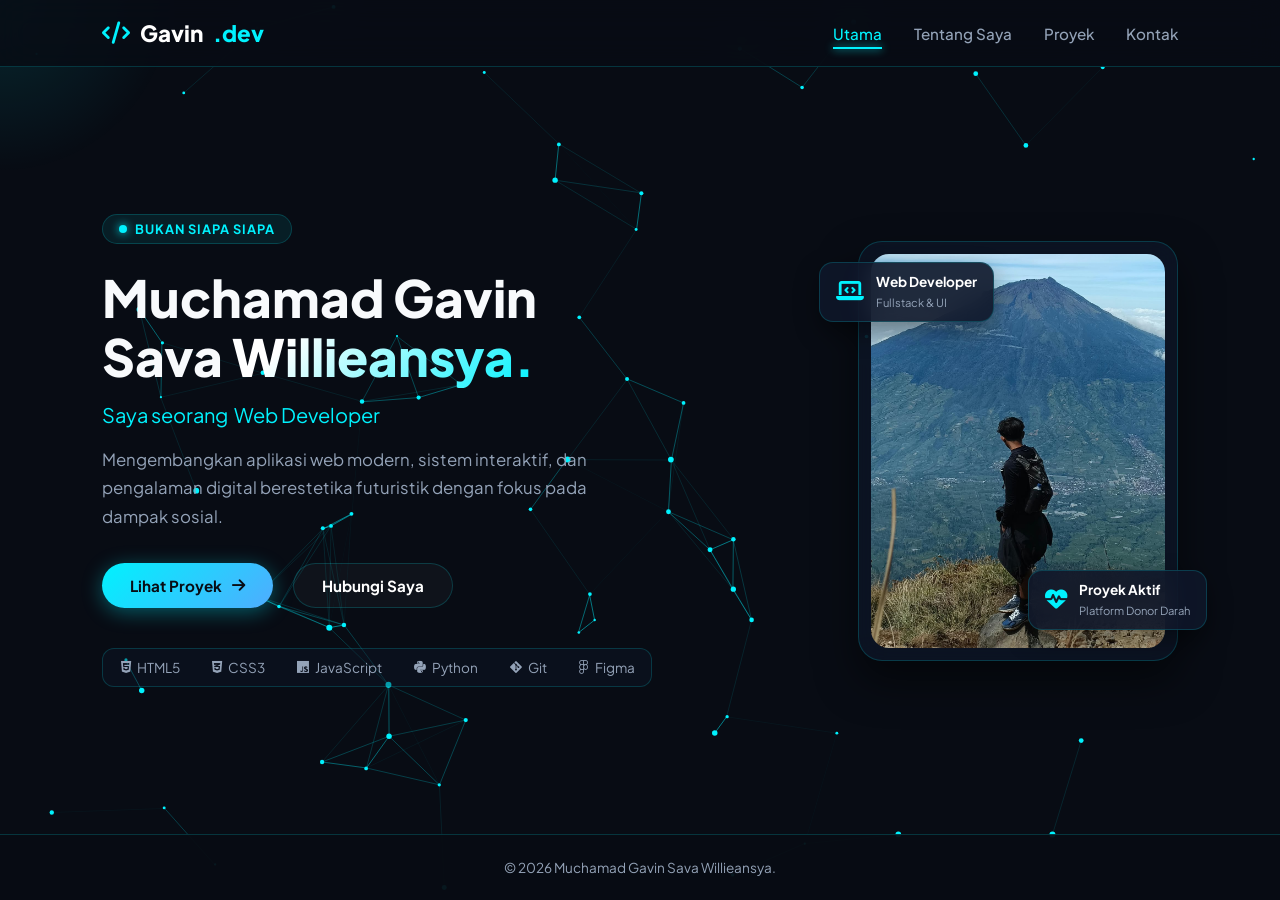
<file: index.html>
<!DOCTYPE html>
<html lang="id">
<head>
    <meta charset="UTF-8">
    <meta name="viewport" content="width=device-width, initial-scale=1.0">
    <title>Muchamad Gavin Sava Willieansya - Portofolio Futuristik</title>
    <link rel="stylesheet" href="style.css">
    <link rel="stylesheet" href="https://cdnjs.cloudflare.com/ajax/libs/font-awesome/6.4.0/css/all.min.css">
</head>
<body>
    <!-- Kursor Cahaya Custom -->
    <div class="cursor-glow" id="cursor-glow"></div>

    <!-- Canvas Partikel Interaktif -->
    <canvas id="bg-canvas"></canvas>

    <!-- Header Navigation -->
    <header>
        <div class="logo">
            <i class="fa-solid fa-code logo-icon"></i> Gavin<span>.dev</span>
        </div>
        <nav>
            <ul>
                <li><a href="index.html" class="active">Utama</a></li>
                <li><a href="about.html">Tentang Saya</a></li>
                <li><a href="projects.html">Proyek</a></li>
                <li><a href="contact.html">Kontak</a></li>
            </ul>
        </nav>
    </header>

    <main>
        <div class="hero-container">
            <!-- Sisi Kiri: Teks & Animasi Ketik -->
            <div class="hero-left">
                <div class="badge-status">
                    <span class="pulse-dot"></span> BUKAN SIAPA SIAPA
                </div>
                
                <h1 class="hero-title">
                    Muchamad Gavin Sava <span class="highlight-text">Willieansya.</span>
                </h1>
                
                <div class="typing-container">
                    <span>Saya seorang&nbsp;<span id="typing-text"></span>
                </div>

                <p class="hero-description">
                    Mengembangkan aplikasi web modern, sistem interaktif, dan pengalaman digital berestetika futuristik dengan fokus pada dampak sosial.
                </p>

                <div class="hero-cta">
                    <a href="projects.html" class="btn btn-primary">
                        <span>Lihat Proyek</span>
                        <i class="fa-solid fa-arrow-right"></i>
                    </a>
                    <a href="contact.html" class="btn btn-outline">
                        <span>Hubungi Saya</span>
                    </a>
                </div>

                <!-- Ticker Tech Stack Berjalan -->
                <div class="marquee-wrapper">
    <div class="marquee-content">
        <!-- Set Pertama -->
        <span><i class="fa-brands fa-html5"></i> HTML5</span>
        <span><i class="fa-brands fa-css3-alt"></i> CSS3</span>
        <span><i class="fa-brands fa-js"></i> JavaScript</span>
        <span><i class="fa-brands fa-python"></i> Python</span>
        <span><i class="fa-brands fa-git-alt"></i> Git</span>
        <span><i class="fa-brands fa-figma"></i> Figma</span>

        <!-- Set Kedua (Duplikat agar looping mulus) -->
        <span><i class="fa-brands fa-html5"></i> HTML5</span>
        <span><i class="fa-brands fa-css3-alt"></i> CSS3</span>
        <span><i class="fa-brands fa-js"></i> JavaScript</span>
        <span><i class="fa-brands fa-python"></i> Python</span>
        <span><i class="fa-brands fa-git-alt"></i> Git</span>
        <span><i class="fa-brands fa-figma"></i> Figma</span>
    </div>
</div>
                </div>
            </div>

            <!-- Sisi Kanan: Foto Profil 3D Tilt Interaktif dengan Floating Badge -->
            <div class="hero-right">
                <div class="tilt-card" id="tilt-card">
                    <div class="card-glow"></div>
                    <div class="image-wrapper">
                        <img src="aset/foto profil.jpeg" alt="Muchamad Gavin Sava Willieansya">
                    </div>
                    
                    <!-- Badge Melayang Interaktif -->
                    <div class="floating-badge badge-1">
                        <i class="fa-solid fa-laptop-code"></i>
                        <div>
                            <strong>Web Developer</strong>
                            <small>Fullstack & UI</small>
                        </div>
                    </div>

                    <div class="floating-badge badge-2">
                        <i class="fa-solid fa-heart-pulse"></i>
                        <div>
                            <strong>Proyek Aktif</strong>
                            <small>Platform Donor Darah</small>
                        </div>
                    </div>
                </div>
            </div>
        </div>
    </main>

    <footer>
        <p>&copy; 2026 Muchamad Gavin Sava Willieansya.
    </footer>

    <script src="script.js"></script>
</body>
</html>
</file>
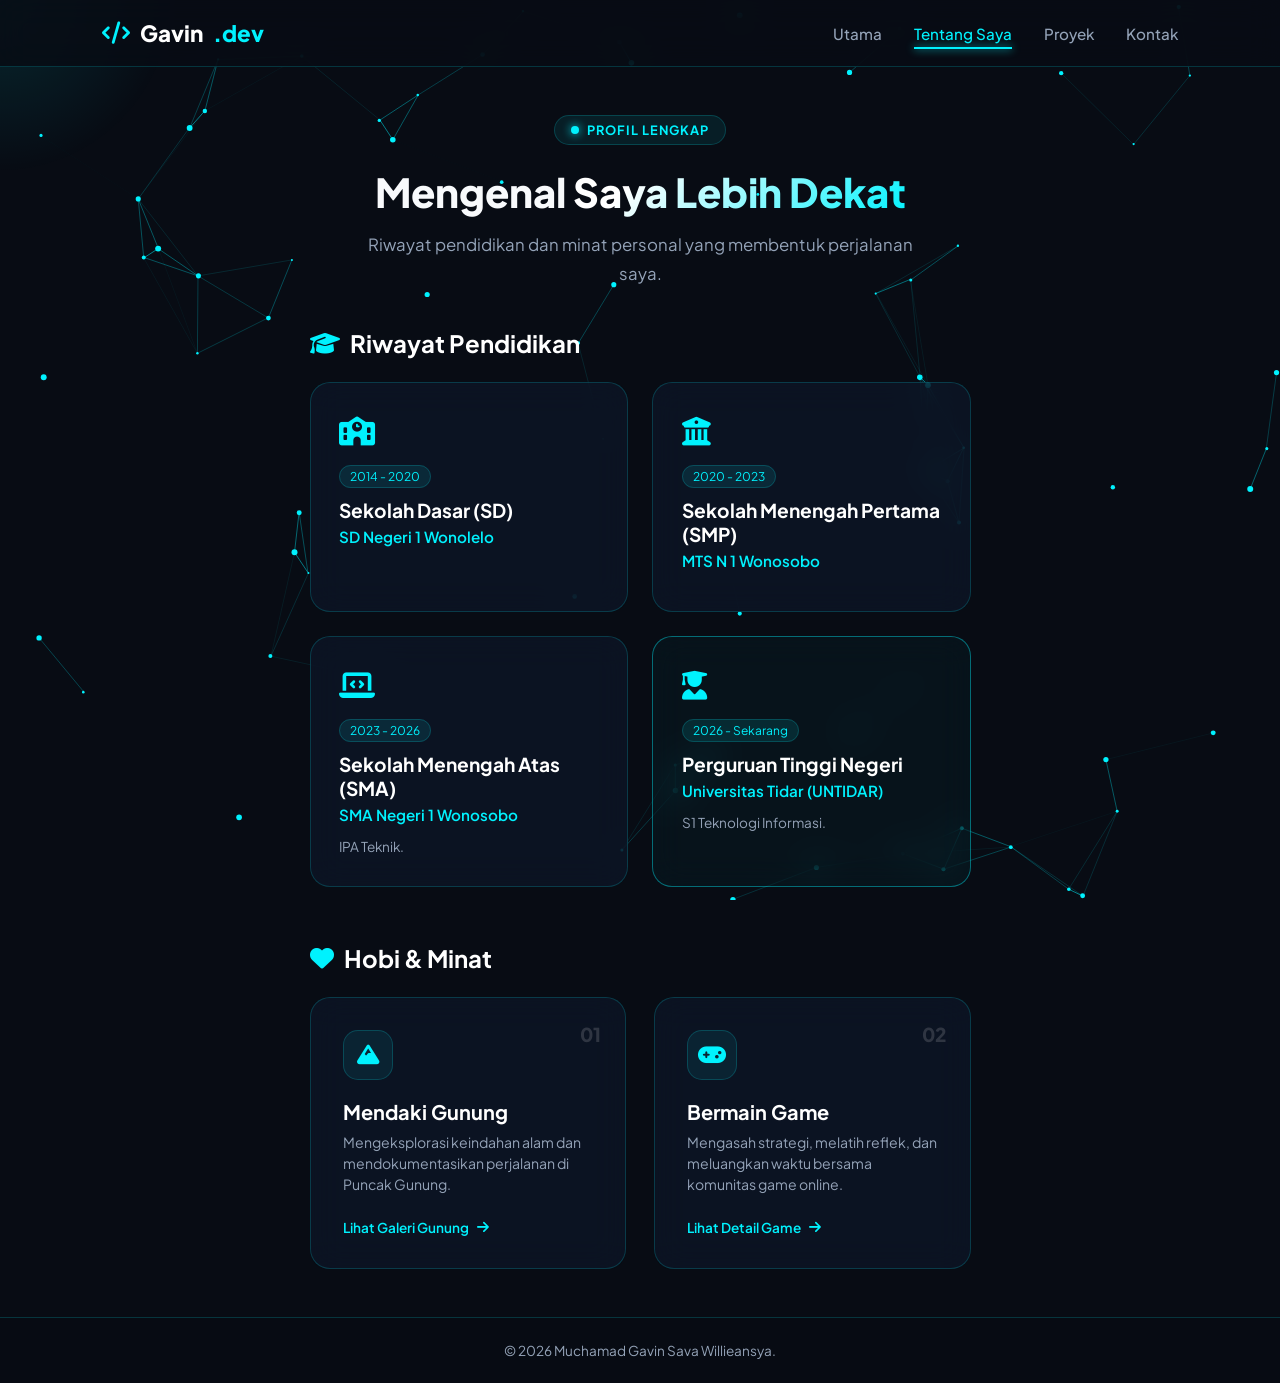
<file: about.html>
<!DOCTYPE html>
<html lang="id">
<head>
    <meta charset="UTF-8">
    <meta name="viewport" content="width=device-width, initial-scale=1.0">
    <title>Tentang Saya - Muchamad Gavin Sava Willieansya</title>
    <link rel="stylesheet" href="style.css">
    <link rel="stylesheet" href="https://cdnjs.cloudflare.com/ajax/libs/font-awesome/6.4.0/css/all.min.css">
</head>
<body>
    <div class="cursor-glow" id="cursor-glow"></div>
    <canvas id="bg-canvas"></canvas>

    <header>
        <div class="logo">
            <i class="fa-solid fa-code logo-icon"></i> Gavin<span>.dev</span>
        </div>
        <nav>
            <ul>
                <li><a href="index.html">Utama</a></li>
                <li><a href="about.html" class="active">Tentang Saya</a></li>
                <li><a href="projects.html">Proyek</a></li>
                <li><a href="contact.html">Kontak</a></li>
            </ul>
        </nav>
    </header>

    <main>
        <div class="about-section">
            <div class="section-header text-center">
                <span class="badge-status">
                    <span class="pulse-dot"></span> PROFIL LENGKAP
                </span>
                <h1 class="hero-title" style="font-size: 2.5rem;">
                    Mengenal <span class="highlight-text">Saya Lebih Dekat</span>
                </h1>
                <p class="hero-description" style="margin: 0 auto 2.5rem auto;">
                    Riwayat pendidikan dan minat personal yang membentuk perjalanan saya.
                </p>
            </div>

            <!-- SEKSI PENDIDIKAN -->
            <h2 class="section-subtitle"><i class="fa-solid fa-graduation-cap"></i> Riwayat Pendidikan</h2>
            <div class="education-grid">
                
                <div class="about-card">
                    <div class="card-icon"><i class="fa-solid fa-school"></i></div>
                    <span class="edu-year">2014 - 2020</span>
                    <h3>Sekolah Dasar (SD)</h3>
                    <p class="school-name">SD Negeri 1 Wonolelo</p>
                    <p class="edu-desc"></p>
                </div>

                <div class="about-card">
                    <div class="card-icon"><i class="fa-solid fa-building-columns"></i></div>
                    <span class="edu-year">2020 - 2023</span>
                    <h3>Sekolah Menengah Pertama (SMP)</h3>
                    <p class="school-name">MTS N 1 Wonosobo</p>
                    <p class="edu-desc"></p>
                </div>

                <div class="about-card">
                    <div class="card-icon"><i class="fa-solid fa-laptop-code"></i></div>
                    <span class="edu-year">2023 - 2026</span>
                    <h3>Sekolah Menengah Atas (SMA)</h3>
                    <p class="school-name">SMA Negeri 1 Wonosobo</p>
                    <p class="edu-desc">IPA Teknik.</p>
                </div>

                <div class="about-card highlight-card">
                    <div class="card-icon"><i class="fa-solid fa-user-graduate"></i></div>
                    <span class="edu-year">2026 - Sekarang</span>
                    <h3>Perguruan Tinggi Negeri</h3>
                    <p class="school-name">Universitas Tidar (UNTIDAR)</p>
                    <p class="edu-desc">S1 Teknologi Informasi.</p>
                </div>

            </div>

            <!-- SEKSI HOBI & MINAT -->
            <h2 class="section-subtitle" style="margin-top: 3.5rem;"><i class="fa-solid fa-heart"></i> Hobi & Minat</h2>
            <div class="hobby-grid">

                <a href="hobby-mendaki.html" class="hobby-card">
                    <div class="hobby-badge">01</div>
                    <div class="hobby-icon-wrapper">
                        <i class="fa-solid fa-mountain"></i>
                    </div>
                    <h3>Mendaki Gunung</h3>
                    <p>Mengeksplorasi keindahan alam dan mendokumentasikan perjalanan di Puncak Gunung.</p>
                    <div class="hobby-link">
                        <span>Lihat Galeri Gunung</span>
                        <i class="fa-solid fa-arrow-right"></i>
                    </div>
                </a>

                <a href="hobby-game.html" class="hobby-card">
                    <div class="hobby-badge">02</div>
                    <div class="hobby-icon-wrapper">
                        <i class="fa-solid fa-gamepad"></i>
                    </div>
                    <h3>Bermain Game</h3>
                    <p>Mengasah strategi, melatih reflek, dan meluangkan waktu bersama komunitas game online.</p>
                    <div class="hobby-link">
                        <span>Lihat Detail Game</span>
                        <i class="fa-solid fa-arrow-right"></i>
                    </div>
                </a>

            </div>
        </div>
    </main>

    <footer>
        <p>&copy; 2026 Muchamad Gavin Sava Willieansya.
    </footer>

    <script src="script.js"></script>
</body>
</html>
</file>
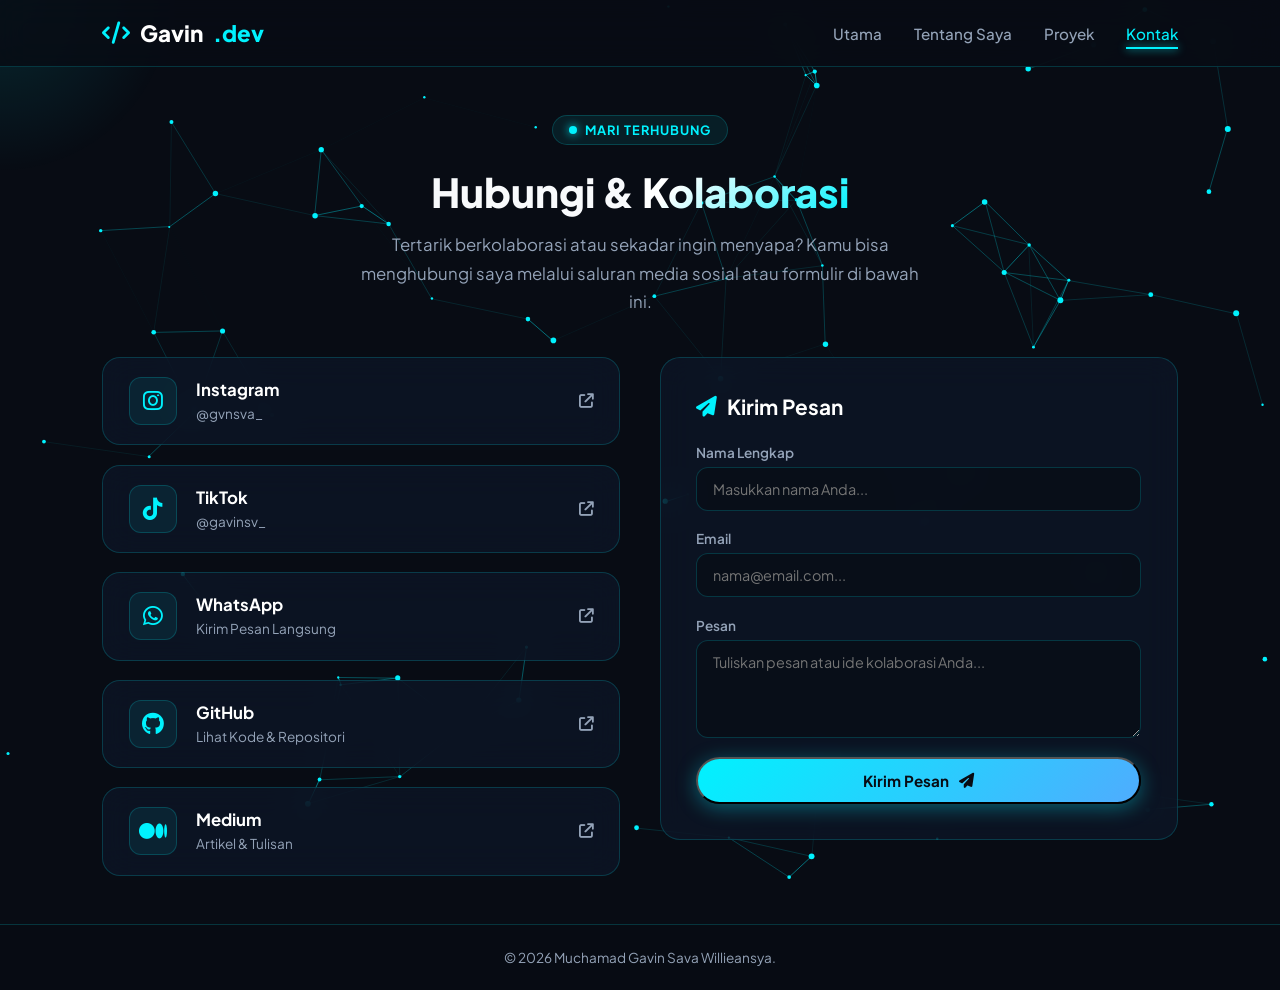
<file: contact.html>
<!DOCTYPE html>
<html lang="id">
<head>
    <meta charset="UTF-8">
    <meta name="viewport" content="width=device-width, initial-scale=1.0">
    <title>Kontak - Muchamad Gavin Sava Willieansya</title>
    <link rel="stylesheet" href="style.css">
    <link rel="stylesheet" href="https://cdnjs.cloudflare.com/ajax/libs/font-awesome/6.4.0/css/all.min.css">
</head>
<body>
    <!-- Kursor Cahaya Custom -->
    <div class="cursor-glow" id="cursor-glow"></div>

    <!-- Canvas Partikel Interaktif -->
    <canvas id="bg-canvas"></canvas>

    <!-- Header Navigation -->
    <header>
        <div class="logo">
            <i class="fa-solid fa-code logo-icon"></i> Gavin<span>.dev</span>
        </div>
        <nav>
            <ul>
                <li><a href="index.html">Utama</a></li>
                <li><a href="about.html">Tentang Saya</a></li>
                <li><a href="projects.html">Proyek</a></li>
                <li><a href="contact.html" class="active">Kontak</a></li>
            </ul>
        </nav>
    </header>

    <main>
        <div class="contact-section">
            <div class="section-header text-center">
                <span class="badge-status">
                    <span class="pulse-dot"></span> MARI TERHUBUNG
                </span>
                <h1 class="hero-title" style="font-size: 2.5rem;">
                    Hubungi & <span class="highlight-text">Kolaborasi</span>
                </h1>
                <p class="hero-description" style="margin: 0 auto 2.5rem auto;">
                    Tertarik berkolaborasi atau sekadar ingin menyapa? Kamu bisa menghubungi saya melalui saluran media sosial atau formulir di bawah ini.
                </p>
            </div>

            <div class="contact-container">
                <!-- Sisi Kiri: Kartu Media Sosial Interaktif -->
                <div class="contact-social-grid">
                    
                    <a href="https://www.instagram.com/gvnsva_?stkn=MXh3YzB4dDFtM3gyOQ==" target="_blank" class="social-glow-card instagram">
                        <div class="social-icon">
                            <i class="fa-brands fa-instagram"></i>
                        </div>
                        <div class="social-info">
                            <h3>Instagram</h3>
                            <span>@gvnsva_</span>
                        </div>
                        <i class="fa-solid fa-arrow-up-right-from-square arrow-icon"></i>
                    </a>

                    <a href="https://www.tiktok.com/@gavinsv_?_r=1&_t=ZS-9AJ7Rdr6B1N" target="_blank" class="social-glow-card tiktok">
                        <div class="social-icon">
                            <i class="fa-brands fa-tiktok"></i>
                        </div>
                        <div class="social-info">
                            <h3>TikTok</h3>
                            <span>@gavinsv_</span>
                        </div>
                        <i class="fa-solid fa-arrow-up-right-from-square arrow-icon"></i>
                    </a>

                    <a href="https://wa.me/6285227725735?s=t" target="_blank" class="social-glow-card whatsapp">
                        <div class="social-icon">
                            <i class="fa-brands fa-whatsapp"></i>
                        </div>
                        <div class="social-info">
                            <h3>WhatsApp</h3>
                            <span>Kirim Pesan Langsung</span>
                        </div>
                        <i class="fa-solid fa-arrow-up-right-from-square arrow-icon"></i>
                    </a>

                    <a href="https://github.com/savagavin-cpu" target="_blank" class="social-glow-card github">
                        <div class="social-icon">
                            <i class="fa-brands fa-github"></i>
                        </div>
                        <div class="social-info">
                            <h3>GitHub</h3>
                            <span>Lihat Kode & Repositori</span>
                        </div>
                        <i class="fa-solid fa-arrow-up-right-from-square arrow-icon"></i>
                    </a>

                    <a href="https://medium.com/@savagavin" target="_blank" class="social-glow-card medium">
                        <div class="social-icon">
                            <i class="fa-brands fa-medium"></i>
                        </div>
                        <div class="social-info">
                            <h3>Medium</h3>
                            <span>Artikel & Tulisan</span>
                        </div>
                        <i class="fa-solid fa-arrow-up-right-from-square arrow-icon"></i>
                    </a>

                </div>

                <!-- Sisi Kanan: Formulir Kirim Pesan Interaktif -->
                <div class="glass-card contact-form-card">
                    <h3 class="form-title"><i class="fa-solid fa-paper-plane"></i> Kirim Pesan</h3>
                    <form onsubmit="event.preventDefault(); alert('Pesan Anda berhasil terkirim!');">
                        <div class="form-group">
                            <label>Nama Lengkap</label>
                            <input type="text" placeholder="Masukkan nama Anda..." required>
                        </div>
                        <div class="form-group">
                            <label>Email</label>
                            <input type="email" placeholder="nama@email.com..." required>
                        </div>
                        <div class="form-group">
                            <label>Pesan</label>
                            <textarea rows="4" placeholder="Tuliskan pesan atau ide kolaborasi Anda..." required></textarea>
                        </div>
                        <button type="submit" class="btn btn-primary" style="width: 100%; justify-content: center;">
                            <span>Kirim Pesan</span>
                            <i class="fa-solid fa-paper-plane"></i>
                        </button>
                    </form>
                </div>
            </div>
        </div>
    </main>

    <footer>
        <p>&copy; 2026 Muchamad Gavin Sava Willieansya.
    </footer>

    <script src="script.js"></script>
</body>
</html>
</file>
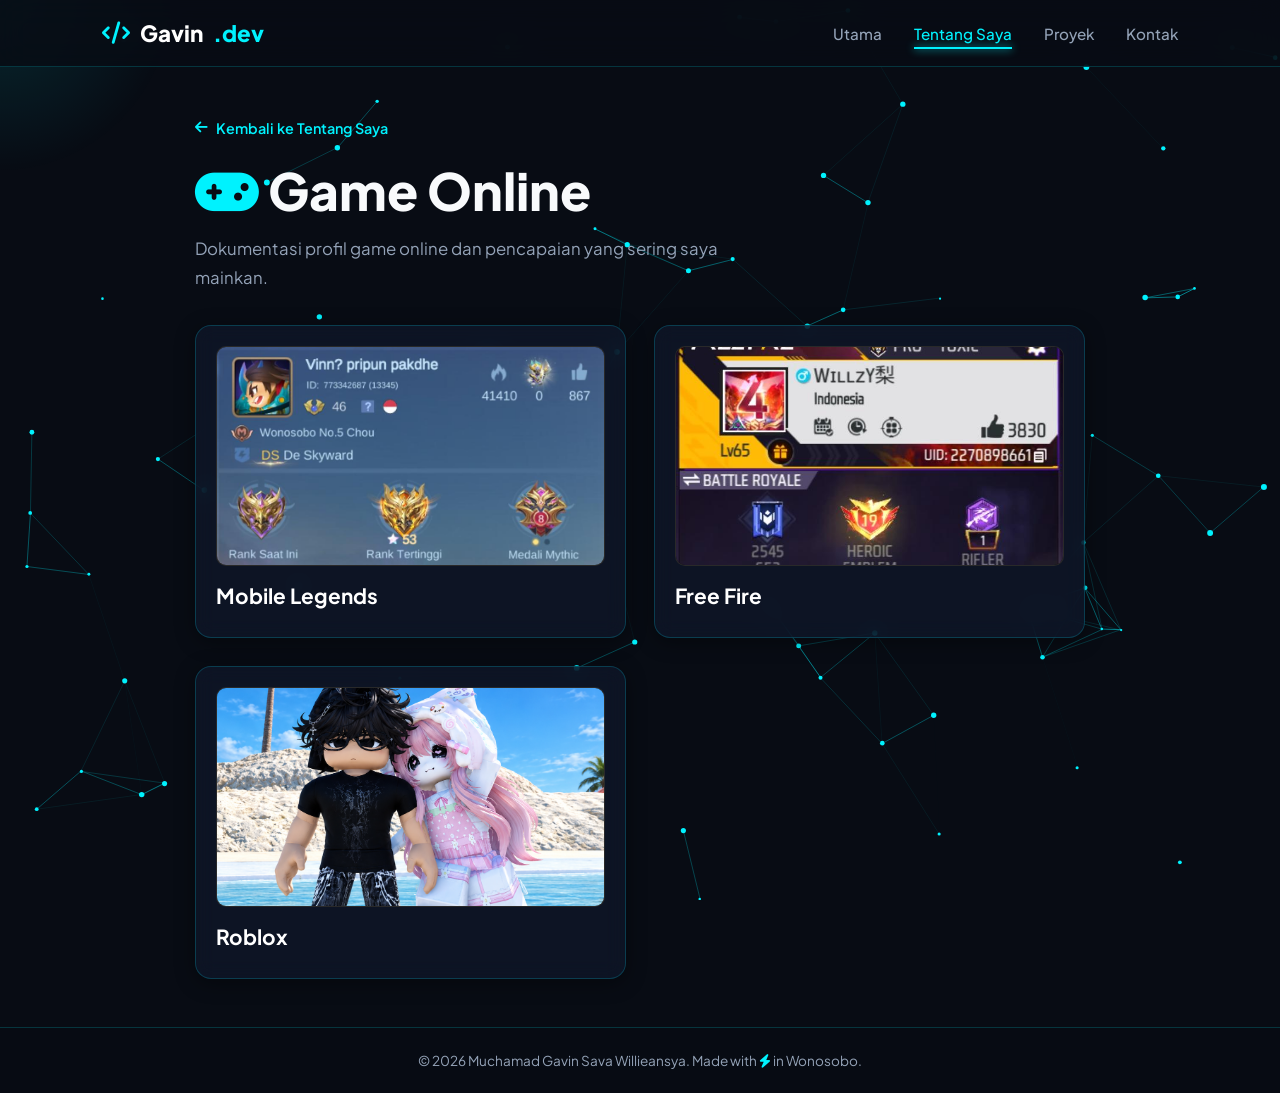
<file: hobby-game.html>
<!DOCTYPE html>
<html lang="id">
<head>
    <meta charset="UTF-8">
    <meta name="viewport" content="width=device-width, initial-scale=1.0">
    <title>Hobi: Game Online - Gavin</title>
    <link rel="stylesheet" href="style.css">
    <link rel="stylesheet" href="https://cdnjs.cloudflare.com/ajax/libs/font-awesome/6.4.0/css/all.min.css">
</head>
<body>
    <div class="cursor-glow" id="cursor-glow"></div>
    <canvas id="bg-canvas"></canvas>

    <header>
        <div class="logo">
            <i class="fa-solid fa-code logo-icon"></i> Gavin<span>.dev</span>
        </div>
        <nav>
            <ul>
                <li><a href="index.html">Utama</a></li>
                <li><a href="about.html" class="active">Tentang Saya</a></li>
                <li><a href="projects.html">Proyek</a></li>
                <li><a href="contact.html">Kontak</a></li>
            </ul>
        </nav>
    </header>

    <main>
        <div class="about-section">
            <a href="about.html" class="btn-back">
                <i class="fa-solid fa-arrow-left"></i> Kembali ke Tentang Saya
            </a>
            
            <div class="section-header" style="margin-top: 1.5rem;">
                <h1 class="hero-title">
                    <i class="fa-solid fa-gamepad" style="color: var(--accent-cyan);"></i> Game Online
                </h1>
                <p class="hero-description">
                    Dokumentasi profil game online dan pencapaian yang sering saya mainkan.
                </p>
            </div>

            <!-- Grid Kartu Game -->
            <!-- Grid Khusus Game -->
<div class="game-grid">
    
    <!-- Kartu 1: Mobile Legends -->
    <div class="game-card">
        <img src="aset/ml.jpeg" alt="Mobile Legends" class="detail-img">
        <h3>Mobile Legends</h3>
        <p></p>
    </div>

    <!-- Kartu 2: Free Fire -->
    <div class="game-card">
        <img src="aset/epepp.jpeg" alt="Free Fire" class="detail-img">
        <h3>Free Fire</h3>
        <p></p>
    </div>

    <!-- Kartu 3: Roblox -->
    <div class="game-card">
        <img src="aset/roblox.png" alt="Roblox" class="detail-img">
        <h3>Roblox</h3>
        <p></p>
    </div>

</div>
        </div>
    </main>

    <footer>
        <p>&copy; 2026 Muchamad Gavin Sava Willieansya. Made with <i class="fa-solid fa-bolt" style="color:var(--accent-cyan)"></i> in Wonosobo.</p>
    </footer>

    <script src="script.js"></script>
</body>
</html>
</file>
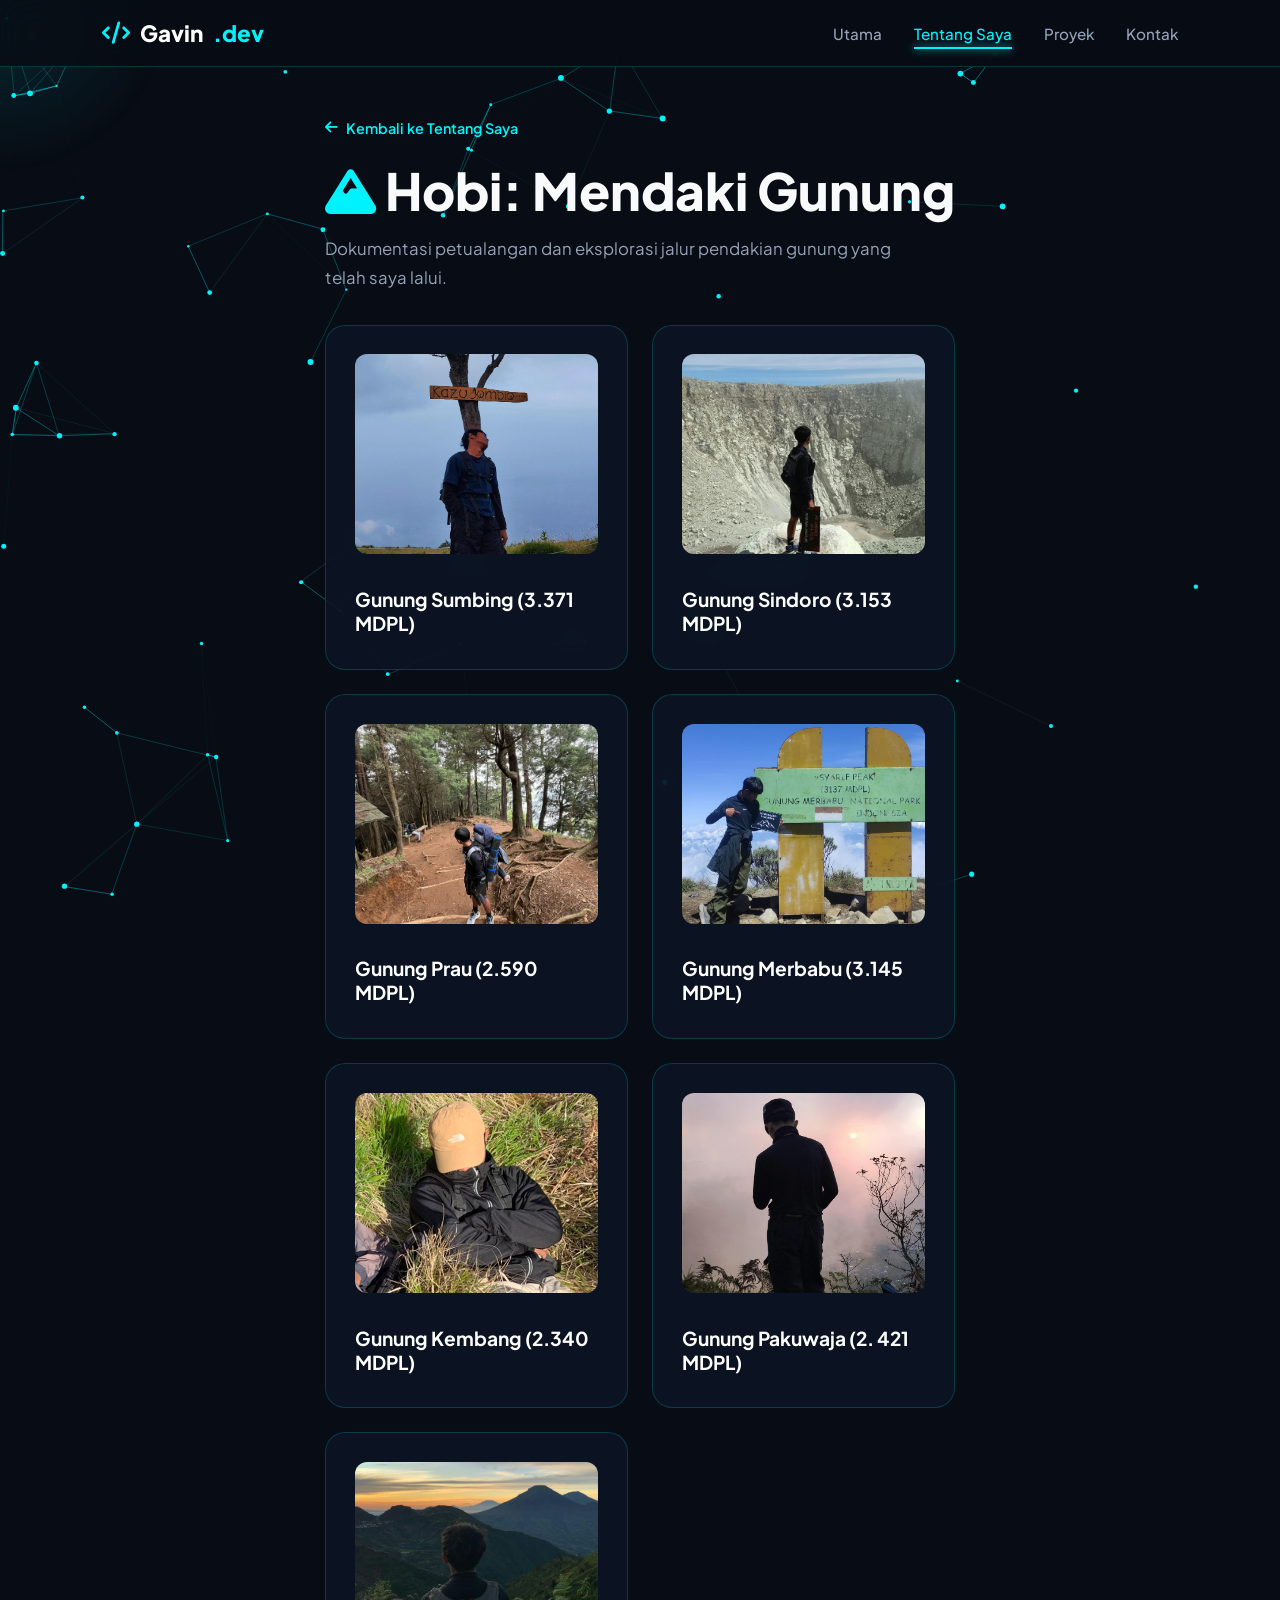
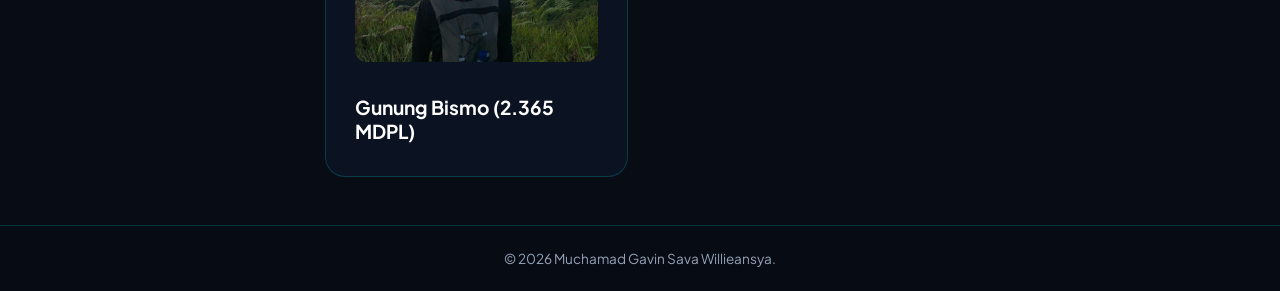
<file: hobby-mendaki.html>
<!DOCTYPE html>
<html lang="id">
<head>
    <meta charset="UTF-8">
    <meta name="viewport" content="width=device-width, initial-scale=1.0">
    <title>Hobi: Mendaki Gunung - Gavin</title>
    <link rel="stylesheet" href="style.css">
    <link rel="stylesheet" href="https://cdnjs.cloudflare.com/ajax/libs/font-awesome/6.4.0/css/all.min.css">
</head>
<body>
    <div class="cursor-glow" id="cursor-glow"></div>
    <canvas id="bg-canvas"></canvas>

    <header>
        <div class="logo"><i class="fa-solid fa-code logo-icon"></i> Gavin<span>.dev</span></div>
        <nav>
            <ul>
                <li><a href="index.html">Utama</a></li>
                <li><a href="about.html" class="active">Tentang Saya</a></li>
                <li><a href="projects.html">Proyek</a></li>
                <li><a href="contact.html">Kontak</a></li>
            </ul>
        </nav>
    </header>

    <main>
        <div class="about-section">
            <a href="about.html" class="btn-back"><i class="fa-solid fa-arrow-left"></i> Kembali ke Tentang Saya</a>
            
            <div class="section-header" style="margin-top: 1.5rem;">
                <h1 class="hero-title"><i class="fa-solid fa-mountain" style="color: var(--accent-cyan);"></i> Hobi: Mendaki Gunung</h1>
                <p class="hero-description">Dokumentasi petualangan dan eksplorasi jalur pendakian gunung yang telah saya lalui.</p>
            </div>

            <!-- Slide / Grid Foto Gunung -->
            <!-- Slide / Grid Foto Gunung (7 Slide) -->
            <div class="hobby-detail-grid">
                
                <!-- Slide 1 -->
                <div class="about-card detail-photo-card">
                    <img src="aset/sumbing.jpeg" alt="Gunung Sumbing" class="detail-img">
                    <h3>Gunung Sumbing (3.371 MDPL)</h3>
                    <p></p>
                </div>

                <!-- Slide 2 -->
                <div class="about-card detail-photo-card">
                    <img src="aset/sindoro.jpeg" alt="Gunung Sindoro" class="detail-img">
                    <h3>Gunung Sindoro (3.153 MDPL)</h3>
                    <p></p>
                </div>

                <!-- Slide 3 -->
                <div class="about-card detail-photo-card">
                    <img src="aset/prau.jpeg" alt="Gunung Prau" class="detail-img">
                    <h3>Gunung Prau (2.590 MDPL)</h3>
                    <p></p>
                </div>

                <!-- Slide 4 -->
                <div class="about-card detail-photo-card">
                    <img src="aset/merbabu.jpeg" alt="Gunung Merbabu" class="detail-img">
                    <h3>Gunung Merbabu (3.145 MDPL)</h3>
                    <p></p>
                </div>

                <!-- Slide 5 -->
                <div class="about-card detail-photo-card">
                    <img src="aset/kembang.jpeg" alt="Gunung Slamet" class="detail-img">
                    <h3>Gunung Kembang (2.340 MDPL)</h3>
                    <p></p>
                </div>

                <!-- Slide 6 -->
                <div class="about-card detail-photo-card">
                    <img src="aset/pakuwaja.jpeg" alt="Gunung Lawu" class="detail-img">
                    <h3>Gunung Pakuwaja (2. 421 MDPL)</h3>
                    <p></p>
                </div>

                <!-- Slide 7 -->
                <div class="about-card detail-photo-card">
                    <img src="aset/bismo.jpeg" alt="Gunung Kembang" class="detail-img">
                    <h3>Gunung Bismo (2.365 MDPL)</h3>
                    <p></p>
                </div>

            </div>
        </div>
    </main>

    <footer>
        <p>&copy; 2026 Muchamad Gavin Sava Willieansya.
    </footer>
    <script src="script.js"></script>
</body>
</html>
</file>
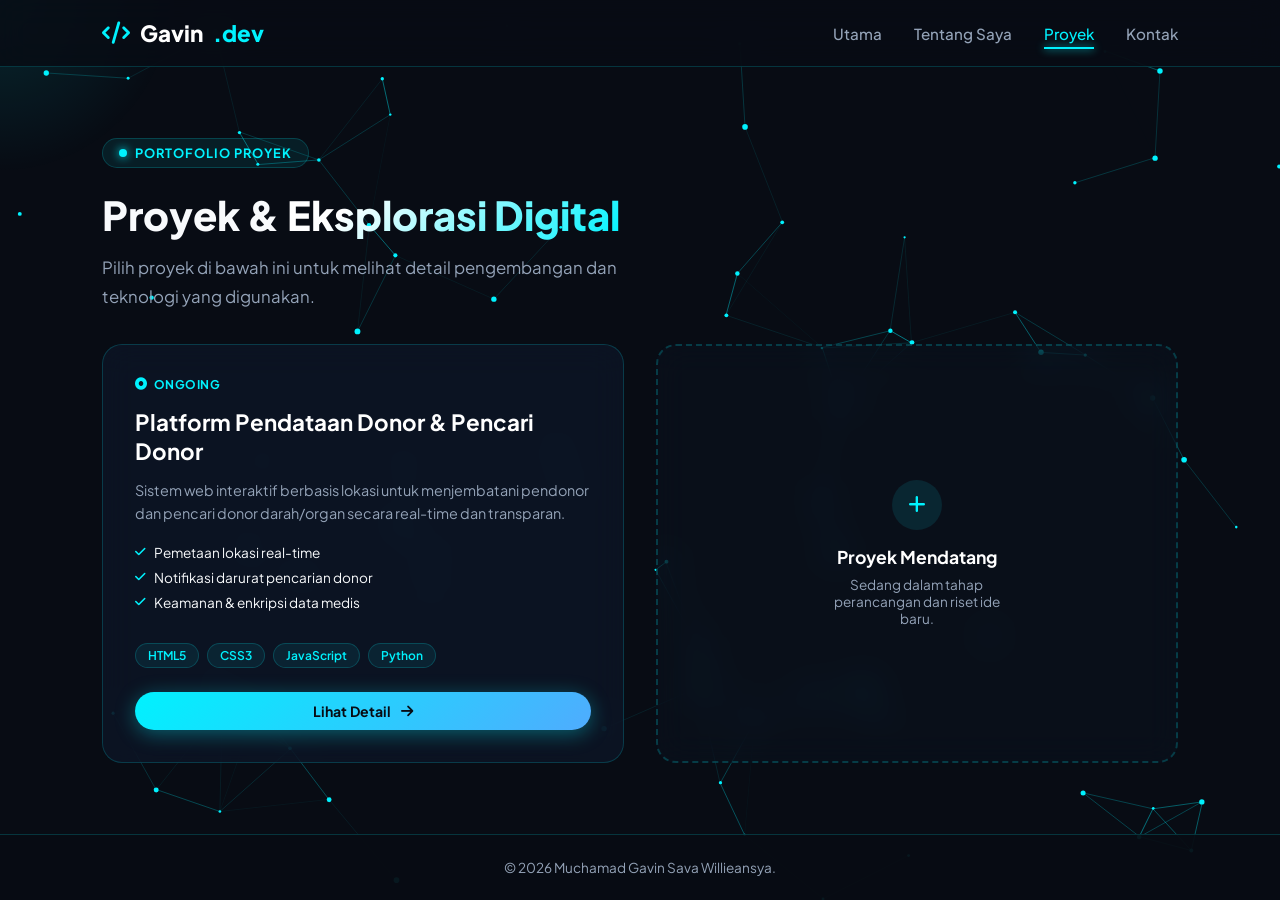
<file: projects.html>
<!DOCTYPE html>
<html lang="id">
<head>
    <meta charset="UTF-8">
    <meta name="viewport" content="width=device-width, initial-scale=1.0">
    <title>Proyek - Muchamad Gavin Sava Willieansya</title>
    <link rel="stylesheet" href="style.css">
    <link rel="stylesheet" href="https://cdnjs.cloudflare.com/ajax/libs/font-awesome/6.4.0/css/all.min.css">
</head>
<body>
    <!-- Kursor Cahaya Custom -->
    <div class="cursor-glow" id="cursor-glow"></div>

    <!-- Canvas Partikel Interaktif -->
    <canvas id="bg-canvas"></canvas>

    <!-- Header Navigation -->
    <header>
        <div class="logo">
            <i class="fa-solid fa-code logo-icon"></i> Gavin<span>.dev</span>
        </div>
        <nav>
            <ul>
                <li><a href="index.html">Utama</a></li>
                <li><a href="about.html">Tentang Saya</a></li>
                <li><a href="projects.html" class="active">Proyek</a></li>
                <li><a href="contact.html">Kontak</a></li>
            </ul>
        </nav>
    </header>

    <main>
        <div class="projects-section">
            <div class="section-header">
                <span class="badge-status">
                    <span class="pulse-dot"></span> PORTOFOLIO PROYEK
                </span>
                <h1 class="hero-title" style="font-size: 2.5rem;">
                    Proyek & <span class="highlight-text">Eksplorasi Digital</span>
                </h1>
                <p class="hero-description" style="margin-bottom: 2rem;">
                    Pilih proyek di bawah ini untuk melihat detail pengembangan dan teknologi yang digunakan.
                </p>
            </div>

            <!-- Grid Wadah Kartu Proyek -->
            <div class="projects-grid">
                
                <!-- KARTU PROYEK 1: Platform Donor -->
                <div class="project-card">
                    <div class="card-status-badge">
                        <i class="fa-solid fa-circle-dot"></i> ONGOING
                    </div>
                    
                    <h2 class="project-title">Platform Pendataan Donor & Pencari Donor</h2>
                    
                    <p class="project-excerpt">
                        Sistem web interaktif berbasis lokasi untuk menjembatani pendonor dan pencari donor darah/organ secara real-time dan transparan.
                    </p>

                    <ul class="project-key-features">
                        <li><i class="fa-solid fa-check"></i> Pemetaan lokasi real-time</li>
                        <li><i class="fa-solid fa-check"></i> Notifikasi darurat pencarian donor</li>
                        <li><i class="fa-solid fa-check"></i> Keamanan & enkripsi data medis</li>
                    </ul>

                    <div class="project-tags">
                        <span class="tech-tag">HTML5</span>
                        <span class="tech-tag">CSS3</span>
                        <span class="tech-tag">JavaScript</span>
                        <span class="tech-tag">Python</span>
                    </div>

                    <a href="#" class="btn btn-primary btn-card" onclick="alert('Platform dalam tahap pengembangan!')">
                        <span>Lihat Detail</span>
                        <i class="fa-solid fa-arrow-right"></i>
                    </a>
                </div>

                <!-- KARTU PROYEK 2: Placeholder Proyek Mendatang (Bisa ditambah lagi) -->
                <div class="project-card placeholder-card">
                    <div class="placeholder-icon">
                        <i class="fa-solid fa-plus"></i>
                    </div>
                    <h3>Proyek Mendatang</h3>
                    <p>Sedang dalam tahap perancangan dan riset ide baru.</p>
                </div>

            </div>
        </div>
    </main>

    <footer>
        <p>&copy; 2026 Muchamad Gavin Sava Willieansya.
    </footer>

    <script src="script.js"></script>
</body>
</html>
</file>
<file: style.css>
@import url('https://fonts.googleapis.com/css2?family=Plus+Jakarta+Sans:wght@400;500;700;800&family=Fira+Code:wght@400;600&display=swap');

* {
    margin: 0;
    padding: 0;
    box-sizing: border-box;
    font-family: 'Plus Jakarta Sans', sans-serif;
}

:root {
    --bg-color: #080c14;
    --card-bg: rgba(15, 23, 42, 0.65);
    --border-color: rgba(0, 242, 254, 0.18);
    --accent-cyan: #00f2fe;
    --accent-blue: #4facfe;
    --text-primary: #f8fafc;
    --text-secondary: #94a3b8;
}

body {
    background-color: var(--bg-color);
    color: var(--text-primary);
    min-height: 100vh;
    display: flex;
    flex-direction: column;
    overflow-x: hidden;
    position: relative;
}

/* Custom Kursor Cahaya */
.cursor-glow {
    position: fixed;
    width: 350px;
    height: 350px;
    background: radial-gradient(circle, rgba(0, 242, 254, 0.12) 0%, rgba(0,0,0,0) 70%);
    border-radius: 50%;
    pointer-events: none;
    transform: translate(-50%, -50%);
    z-index: 1;
    transition: transform 0.05s ease;
}

/* Canvas Latar Belakang Partikel */
#bg-canvas {
    position: fixed;
    top: 0;
    left: 0;
    width: 100%;
    height: 100%;
    z-index: 0;
    pointer-events: none;
}

/* Header Navbar */
header {
    display: flex;
    justify-content: space-between;
    align-items: center;
    padding: 1.2rem 8%;
    background: rgba(8, 12, 20, 0.85);
    backdrop-filter: blur(16px);
    border-bottom: 1px solid var(--border-color);
    position: sticky;
    top: 0;
    z-index: 100;
}

.logo {
    font-size: 1.4rem;
    font-weight: 800;
    color: #fff;
    display: flex;
    align-items: center;
    gap: 10px;
}

.logo span {
    color: var(--accent-cyan);
}

.logo-icon {
    color: var(--accent-cyan);
    animation: rotateLogo 8s linear infinite;
}

@keyframes rotateLogo {
    100% { transform: rotate(360deg); }
}

nav ul {
    display: flex;
    list-style: none;
    gap: 2rem;
}

nav a {
    color: var(--text-secondary);
    text-decoration: none;
    font-weight: 500;
    font-size: 0.95rem;
    transition: all 0.3s ease;
    position: relative;
}

nav a:hover, nav a.active {
    color: var(--accent-cyan);
}

nav a::after {
    content: '';
    position: absolute;
    width: 0%;
    height: 2px;
    bottom: -6px;
    left: 0;
    background: var(--accent-cyan);
    transition: width 0.3s ease;
    box-shadow: 0 0 8px var(--accent-cyan);
}

nav a:hover::after, nav a.active::after {
    width: 100%;
}

/* Container Utama */
main {
    flex: 1;
    display: flex;
    align-items: center;
    justify-content: center;
    padding: 3rem 8%;
    max-width: 1300px;
    margin: 0 auto;
    width: 100%;
    z-index: 2;
}

.hero-container {
    display: grid;
    grid-template-columns: 1.2fr 0.8fr;
    gap: 4rem;
    align-items: center;
    width: 100%;
}

/* Status Badge Berjalan (Pulse) */
.badge-status {
    display: inline-flex;
    align-items: center;
    gap: 8px;
    padding: 6px 16px;
    background: rgba(0, 242, 254, 0.08);
    border: 1px solid var(--border-color);
    border-radius: 30px;
    color: var(--accent-cyan);
    font-size: 0.8rem;
    font-weight: 700;
    letter-spacing: 1px;
    margin-bottom: 1.5rem;
}

.pulse-dot {
    width: 8px;
    height: 8px;
    background-color: var(--accent-cyan);
    border-radius: 50%;
    box-shadow: 0 0 10px var(--accent-cyan);
    animation: pulse 1.8s infinite;
}

@keyframes pulse {
    0% { transform: scale(0.95); box-shadow: 0 0 0 0 rgba(0, 242, 254, 0.7); }
    70% { transform: scale(1); box-shadow: 0 0 0 10px rgba(0, 242, 254, 0); }
    100% { transform: scale(0.95); box-shadow: 0 0 0 0 rgba(0, 242, 254, 0); }
}

/* Judul Hero */
.hero-title {
    font-size: 3.2rem;
    line-height: 1.15;
    font-weight: 800;
    margin-bottom: 1rem;
}

.highlight-text {
    background: linear-gradient(135deg, #ffffff 20%, var(--accent-cyan) 100%);
    -webkit-background-clip: text;
    background-clip: text;
    -webkit-text-fill-color: transparent;
    color: transparent;
}

/* Typing Animation Effect */
.typing-container {
    font-family: 'Fira Code', monospace;
    font-size: 1.25rem;
    color: var(--accent-cyan);
    margin-bottom: 1.2rem;
    display: flex;
    align-items: center;
}

.typing-text {
    font-weight: 600;
    color: #fff;
    border-bottom: 2px solid var(--accent-cyan);
    padding-bottom: 2px;
}

.cursor {
    display: inline-block;
    background-color: var(--accent-cyan);
    margin-left: 2px;
    width: 8px;
    animation: blink 0.8s infinite;
}

@keyframes blink {
    0%, 100% { opacity: 1; }
    50% { opacity: 0; }
}

.hero-description {
    color: var(--text-secondary);
    font-size: 1.05rem;
    line-height: 1.7;
    margin-bottom: 2rem;
    max-width: 580px;
}

/* Tombol CTA Interaktif */
.hero-cta {
    display: flex;
    gap: 1.2rem;
    margin-bottom: 2.5rem;
}

.btn {
    padding: 12px 28px;
    border-radius: 30px;
    text-decoration: none;
    font-weight: 700;
    font-size: 0.95rem;
    display: inline-flex;
    align-items: center;
    gap: 10px;
    transition: all 0.3s ease;
    cursor: pointer;
}

.btn-primary {
    background: linear-gradient(135deg, var(--accent-cyan), var(--accent-blue));
    color: #080c14;
    box-shadow: 0 4px 20px rgba(0, 242, 254, 0.35);
}

.btn-primary:hover {
    transform: translateY(-3px);
    box-shadow: 0 8px 25px rgba(0, 242, 254, 0.6);
}

.btn-primary i {
    transition: transform 0.3s ease;
}

.btn-primary:hover i {
    transform: translateX(5px);
}

.btn-outline {
    border: 1px solid var(--border-color);
    color: #fff;
    background: rgba(255, 255, 255, 0.03);
}

.btn-outline:hover {
    border-color: var(--accent-cyan);
    background: rgba(0, 242, 254, 0.1);
    transform: translateY(-3px);
}

/* Marquee Tech Stack Berjalan */
.marquee-wrapper {
    display: flex;
    align-items: center;
    gap: 15px;
    overflow: hidden;
    background: rgba(15, 23, 42, 0.4);
    border: 1px solid var(--border-color);
    padding: 10px 18px;
    border-radius: 12px;
    max-width: 550px;
}

.marquee-label {
    font-size: 0.75rem;
    font-weight: 800;
    color: var(--accent-cyan);
    white-space: nowrap;
}

.marquee-content {
    display: flex;
    gap: 20px;
    white-space: nowrap;
    animation: marquee 12s linear infinite;
}

.marquee-content span {
    font-size: 0.85rem;
    color: var(--text-secondary);
    display: flex;
    align-items: center;
    gap: 6px;
}

/* Aturan animasi berjalan bolak-balik */
.marquee-wrapper {
    overflow: hidden; /* Sembunyikan teks yang keluar dari kotak */
    width: 100%;
}

.marquee-content {
    display: flex;
    gap: 2rem;
    width: max-content;
    animation: scroll-left 12s linear infinite; /* Animasi berputar terus tanpa henti */
}

/* Menghentikan animasi saat kursor diarahkan ke teks */
.marquee-wrapper:hover .marquee-content {
    animation-play-state: paused;
}

@keyframes scroll-left {
    0% {
        transform: translateX(0);
    }
    100% {
        transform: translateX(-50%); /* Geser sejauh setengah panjang wadah */
    }
}

/* Card 3D Tilt Sisi Kanan */
.hero-right {
    perspective: 1000px;
    display: flex;
    justify-content: center;
}

.tilt-card {
    position: relative;
    width: 320px;
    height: 420px;
    background: var(--card-bg);
    border: 1px solid var(--border-color);
    border-radius: 24px;
    padding: 12px;
    backdrop-filter: blur(16px);
    transition: transform 0.1s ease-out;
    transform-style: preserve-3d;
    box-shadow: 0 20px 40px rgba(0, 0, 0, 0.5);
}

.image-wrapper {
    width: 100%;
    height: 100%;
    border-radius: 18px;
    overflow: hidden;
    position: relative;
}

.image-wrapper img {
    width: 100%;
    height: 100%;
    object-fit: cover;
}

/* Floating Badges Interaktif */
.floating-badge {
    position: absolute;
    background: rgba(15, 23, 42, 0.9);
    border: 1px solid var(--border-color);
    backdrop-filter: blur(12px);
    padding: 10px 16px;
    border-radius: 14px;
    display: flex;
    align-items: center;
    gap: 12px;
    box-shadow: 0 10px 25px rgba(0, 0, 0, 0.4);
    transform: translateZ(40px);
}

.badge-1 {
    top: 20px;
    left: -40px;
    animation: floatAnim 4s ease-in-out infinite;
}

.badge-2 {
    bottom: 30px;
    right: -30px;
    animation: floatAnim 4s ease-in-out infinite 2s;
}

.floating-badge i {
    font-size: 1.4rem;
    color: var(--accent-cyan);
}

.floating-badge strong {
    display: block;
    font-size: 0.85rem;
    color: #fff;
}

.floating-badge small {
    font-size: 0.7rem;
    color: var(--text-secondary);
}

@keyframes floatAnim {
    0%, 100% { transform: translateZ(40px) translateY(0px); }
    50% { transform: translateZ(40px) translateY(-10px); }
}

/* Footer */
footer {
    text-align: center;
    padding: 1.5rem;
    color: var(--text-secondary);
    font-size: 0.85rem;
    border-top: 1px solid var(--border-color);
    background: rgba(8, 12, 20, 0.95);
    z-index: 2;
}

/* Responsive Styles */
@media (max-width: 992px) {
    .hero-container { grid-template-columns: 1fr; text-align: center; gap: 3rem; }
    .hero-description { margin: 0 auto 2rem auto; }
    .hero-cta { justify-content: center; }
    .marquee-wrapper { margin: 0 auto; }
    .typing-container { justify-content: center; }
    .badge-1 { left: 0; }
    .badge-2 { right: 0; }
}

@media (max-width: 576px) {
    .hero-title { font-size: 2.2rem; }
    .tilt-card { width: 280px; height: 360px; }
}
/* Styling Grid & Kartu Proyek */
.projects-section {
    width: 100%;
}

.projects-grid {
    display: grid;
    grid-template-columns: repeat(auto-fit, minmax(320px, 1fr));
    gap: 2rem;
    margin-top: 1.5rem;
}

/* Kartu Proyek Per Kotak */
.project-card {
    background: var(--card-bg);
    border: 1px solid var(--border-color);
    border-radius: 20px;
    padding: 2rem;
    backdrop-filter: blur(16px);
    display: flex;
    flex-direction: column;
    justify-content: space-between;
    transition: all 0.35s ease;
    position: relative;
    overflow: hidden;
}

.project-card:hover {
    transform: translateY(-8px);
    border-color: var(--accent-cyan);
    box-shadow: 0 15px 35px rgba(0, 242, 254, 0.18);
}

.card-status-badge {
    font-size: 0.75rem;
    font-weight: 700;
    color: var(--accent-cyan);
    margin-bottom: 1rem;
    display: flex;
    align-items: center;
    gap: 6px;
    letter-spacing: 0.5px;
}

.project-title {
    font-size: 1.4rem;
    color: #fff;
    margin-bottom: 0.8rem;
    line-height: 1.3;
}

.project-excerpt {
    font-size: 0.9rem;
    color: var(--text-secondary);
    line-height: 1.6;
    margin-bottom: 1.2rem;
}

.project-key-features {
    list-style: none;
    margin-bottom: 1.5rem;
}

.project-key-features li {
    font-size: 0.85rem;
    color: var(--text-primary);
    margin-bottom: 0.5rem;
    display: flex;
    align-items: center;
    gap: 8px;
}

.project-key-features i {
    color: var(--accent-cyan);
    font-size: 0.75rem;
}

.project-tags {
    display: flex;
    gap: 8px;
    flex-wrap: wrap;
    margin-bottom: 1.5rem;
}

.tech-tag {
    font-size: 0.75rem;
    padding: 4px 12px;
    background: rgba(0, 242, 254, 0.08);
    border: 1px solid var(--border-color);
    border-radius: 15px;
    color: var(--accent-cyan);
    font-weight: 600;
}

.btn-card {
    width: 100%;
    justify-content: center;
    padding: 10px 20px;
    font-size: 0.88rem;
}

/* Kartu Placeholder Proyek Baru */
.placeholder-card {
    border: 2px dashed rgba(0, 242, 254, 0.2);
    background: rgba(15, 23, 42, 0.3);
    align-items: center;
    justify-content: center;
    text-align: center;
    min-height: 350px;
}

.placeholder-icon {
    width: 50px;
    height: 50px;
    border-radius: 50%;
    background: rgba(0, 242, 254, 0.1);
    color: var(--accent-cyan);
    display: flex;
    align-items: center;
    justify-content: center;
    font-size: 1.2rem;
    margin-bottom: 1rem;
}

.placeholder-card h3 {
    color: #fff;
    font-size: 1.1rem;
    margin-bottom: 0.5rem;
}

.placeholder-card p {
    font-size: 0.85rem;
    color: var(--text-secondary);
    max-width: 200px;
}
/* Styling Khusus Halaman Kontak */
.contact-section {
    width: 100%;
}

.text-center {
    text-align: center;
}

.contact-container {
    display: grid;
    grid-template-columns: 1fr 1fr;
    gap: 2.5rem;
    align-items: start;
}

/* Kartu Media Sosial Interaktif */
.contact-social-grid {
    display: flex;
    flex-direction: column;
    gap: 1.2rem;
}

.social-glow-card {
    background: var(--card-bg);
    border: 1px solid var(--border-color);
    padding: 1.2rem 1.6rem;
    border-radius: 18px;
    backdrop-filter: blur(16px);
    display: flex;
    align-items: center;
    justify-content: space-between;
    text-decoration: none;
    transition: all 0.35s ease;
}

.social-glow-card:hover {
    transform: translateX(8px);
    border-color: var(--accent-cyan);
    box-shadow: 0 10px 25px rgba(0, 242, 254, 0.15);
}

.social-icon {
    width: 48px;
    height: 48px;
    border-radius: 12px;
    background: rgba(0, 242, 254, 0.08);
    border: 1px solid var(--border-color);
    display: flex;
    align-items: center;
    justify-content: center;
    font-size: 1.4rem;
    color: var(--accent-cyan);
    transition: all 0.3s ease;
}

.social-glow-card:hover .social-icon {
    background: var(--accent-cyan);
    color: #080c14;
    box-shadow: 0 0 15px var(--accent-cyan);
}

.social-info {
    flex: 1;
    margin-left: 1.2rem;
}

.social-info h3 {
    font-size: 1.05rem;
    color: #fff;
    margin-bottom: 2px;
}

.social-info span {
    font-size: 0.85rem;
    color: var(--text-secondary);
}

.arrow-icon {
    color: var(--text-secondary);
    font-size: 0.9rem;
    transition: all 0.3s ease;
}

.social-glow-card:hover .arrow-icon {
    color: var(--accent-cyan);
    transform: translate(3px, -3px);
}

/* Form Pesan Glassmorphism */
.contact-form-card {
    background: var(--card-bg);
    border: 1px solid var(--border-color);
    border-radius: 20px;
    padding: 2.2rem;
    backdrop-filter: blur(16px);
}

.form-title {
    font-size: 1.3rem;
    color: #fff;
    margin-bottom: 1.5rem;
    display: flex;
    align-items: center;
    gap: 10px;
}

.form-title i {
    color: var(--accent-cyan);
}

.form-group {
    margin-bottom: 1.2rem;
    display: flex;
    flex-direction: column;
    gap: 6px;
}

.form-group label {
    font-size: 0.85rem;
    color: var(--text-secondary);
    font-weight: 600;
}

.form-group input,
.form-group textarea {
    background: rgba(8, 12, 20, 0.6);
    border: 1px solid var(--border-color);
    border-radius: 12px;
    padding: 12px 16px;
    color: #fff;
    font-size: 0.9rem;
    outline: none;
    transition: all 0.3s ease;
}

.form-group input:focus,
.form-group textarea:focus {
    border-color: var(--accent-cyan);
    box-shadow: 0 0 12px rgba(0, 242, 254, 0.25);
}

/* Responsif Kontak */
@media (max-width: 992px) {
    .contact-container {
        grid-template-columns: 1fr;
    }
}
/* Styling Halaman Tentang Saya & Hobi */
.section-subtitle {
    font-size: 1.5rem;
    color: #fff;
    margin-bottom: 1.5rem;
    display: flex;
    align-items: center;
    gap: 10px;
}

.section-subtitle i {
    color: var(--accent-cyan);
}

/* Grid Pendidikan */
.education-grid {
    display: grid;
    grid-template-columns: repeat(auto-fit, minmax(260px, 1fr));
    gap: 1.5rem;
}

.about-card {
    background: var(--card-bg);
    border: 1px solid var(--border-color);
    border-radius: 20px;
    padding: 1.8rem;
    backdrop-filter: blur(16px);
    transition: all 0.35s ease;
}

.about-card:hover {
    transform: translateY(-6px);
    border-color: var(--accent-cyan);
    box-shadow: 0 12px 30px rgba(0, 242, 254, 0.15);
}

.card-icon {
    font-size: 1.8rem;
    color: var(--accent-cyan);
    margin-bottom: 1rem;
}

.edu-year {
    font-size: 0.75rem;
    background: rgba(0, 242, 254, 0.1);
    color: var(--accent-cyan);
    padding: 3px 10px;
    border-radius: 12px;
    border: 1px solid var(--border-color);
}

.about-card h3 {
    font-size: 1.2rem;
    color: #fff;
    margin: 0.8rem 0 0.3rem 0;
}

.school-name {
    font-size: 0.95rem;
    color: var(--accent-cyan);
    font-weight: 600;
    margin-bottom: 0.8rem;
}

.edu-desc {
    font-size: 0.85rem;
    color: var(--text-secondary);
    line-height: 1.5;
}

.highlight-card {
    border-color: rgba(0, 242, 254, 0.4);
    background: rgba(0, 242, 254, 0.03);
}

/* Grid Hobi */
.hobby-grid {
    display: grid;
    grid-template-columns: repeat(auto-fit, minmax(280px, 1fr));
    gap: 1.8rem;
}

.hobby-card {
    background: var(--card-bg);
    border: 1px solid var(--border-color);
    border-radius: 20px;
    padding: 2rem;
    backdrop-filter: blur(16px);
    text-decoration: none;
    transition: all 0.35s ease;
    position: relative;
    display: flex;
    flex-direction: column;
}

.hobby-card:hover {
    transform: translateY(-8px);
    border-color: var(--accent-cyan);
    box-shadow: 0 15px 35px rgba(0, 242, 254, 0.18);
}

.hobby-badge {
    position: absolute;
    top: 1.5rem;
    right: 1.5rem;
    font-size: 1.2rem;
    font-weight: 800;
    color: rgba(255, 255, 255, 0.15);
}

.hobby-icon-wrapper {
    width: 50px;
    height: 50px;
    border-radius: 15px;
    background: rgba(0, 242, 254, 0.08);
    border: 1px solid var(--border-color);
    display: flex;
    align-items: center;
    justify-content: center;
    font-size: 1.4rem;
    color: var(--accent-cyan);
    margin-bottom: 1.2rem;
}

.hobby-card h3 {
    font-size: 1.25rem;
    color: #fff;
    margin-bottom: 0.5rem;
}

.hobby-card p {
    font-size: 0.88rem;
    color: var(--text-secondary);
    line-height: 1.5;
    margin-bottom: 1.5rem;
    flex-grow: 1;
}

.hobby-link {
    font-size: 0.85rem;
    color: var(--accent-cyan);
    font-weight: 600;
    display: flex;
    align-items: center;
    gap: 8px;
}

/* Tombol Kembali & Detail Hobi */
.btn-back {
    display: inline-flex;
    align-items: center;
    gap: 8px;
    color: var(--accent-cyan);
    text-decoration: none;
    font-size: 0.9rem;
    font-weight: 600;
    transition: transform 0.3s ease;
}

.btn-back:hover {
    transform: translateX(-5px);
}

.hobby-detail-grid {
    display: grid;
    grid-template-columns: repeat(auto-fit, minmax(280px, 1fr)); /* Ukuran minimal diperkecil agar muat menyamping */
    gap: 1.5rem;
    margin-top: 2rem;
    width: 100%;
}

.detail-photo-card {
    overflow: hidden;
}

.detail-img {
    width: 100%;
    height: 200px;
    object-fit: cover;
    border-radius: 12px;
    margin-bottom: 1rem;
    background: #111;
}
/* ==========================================
   CSS KHUSUS HOBBY GAME
   ========================================== */

/* Grid khusus game: Dipaksa 2 kolom menyamping di PC/Laptop */
.game-grid {
    display: grid;
    grid-template-columns: repeat(2, 1fr) !important;
    gap: 1.8rem;
    margin-top: 2rem;
    width: 100%;
}

/* Kartu khusus game dengan Efek Neon / Gaming Style */
.game-card {
    background: rgba(15, 23, 42, 0.75);
    border: 1px solid rgba(6, 182, 212, 0.25);
    border-radius: 16px;
    padding: 1.25rem;
    transition: all 0.3s cubic-bezier(0.4, 0, 0.2, 1);
    backdrop-filter: blur(10px);
    box-shadow: 0 4px 20px rgba(0, 0, 0, 0.4);
    display: flex;
    flex-direction: column;
    justify-content: space-between;
}

/* Efek Hover pas mouse di atas kartu */
.game-card:hover {
    transform: translateY(-6px);
    border-color: var(--accent-cyan, #06b6d4);
    box-shadow: 0 0 25px rgba(6, 182, 212, 0.35);
}

/* Bingkai Foto / Screenshot Game */
.game-card .detail-img {
    width: 100%;
    height: 220px;
    object-fit: cover;
    object-position: center;
    border-radius: 10px;
    border: 1px solid rgba(255, 255, 255, 0.1);
    margin-bottom: 1rem;
    transition: transform 0.3s ease;
}

.game-card:hover .detail-img {
    transform: scale(1.02);
}

/* Judul Nama Game */
.game-card h3 {
    font-size: 1.3rem;
    font-weight: 700;
    color: #ffffff;
    margin-bottom: 0.5rem;
    display: flex;
    align-items: center;
    gap: 0.5rem;
}

/* Teks Deskripsi */
.game-card p {
    color: #94a3b8;
    font-size: 0.95rem;
    line-height: 1.5;
}

/* Tampilan Responsif untuk HP (Layar di bawah 768px) */
@media (max-width: 768px) {
    .game-grid {
        grid-template-columns: 1fr !important; /* Otomatis jadi 1 kolom di HP */
        gap: 1.2rem;
    }

    .game-card .detail-img {
        height: 180px;
    }
}
/* =========================================================
   RESPONSIVE DESIGN KHUSUS MOBILE / HP (Max Width: 768px)
   ========================================================= */

@media (max-width: 768px) {
    /* 1. Pengaturan Container Utama & Padding Body */
    body {
        padding: 0 1rem;
        overflow-x: hidden; /* Mencegah halaman bisa digeser menyamping/bocor */
    }

    main {
        padding: 1rem 0;
    }

    /* 2. Header & Navigasi */
    header {
        flex-direction: column;
        gap: 1rem;
        padding: 1rem 0;
        text-align: center;
    }

    nav ul {
        flex-wrap: wrap;
        justify-content: center;
        gap: 0.8rem 1.2rem;
    }

    nav ul li a {
        font-size: 0.9rem;
        padding: 0.4rem 0.8rem;
    }

    /* 3. Ukuran Judul & Teks Hero Section */
    .hero-title, 
    h1 {
        font-size: 1.8rem !important;
        line-height: 1.3;
    }

    .hero-description, 
    p {
        font-size: 0.95rem;
    }

    .section-header {
        margin-top: 1rem !important;
        text-align: center;
    }

    /* 4. Tombol Kembali (btn-back) */
    .btn-back {
        display: inline-flex;
        width: 100%;
        justify-content: center;
        padding: 0.6rem 1rem;
        margin-bottom: 1rem;
    }

    /* 5. Grid Kartu Hobi (Mendaki, Game, Olahraga, Proyek, dll) */
    /* Mengubah SEMUA grid dari 2/3 kolom menjadi 1 KOLOM di HP */
    .hobby-detail-grid,
    .game-grid,
    .about-grid,
    .projects-grid,
    .grid {
        grid-template-columns: 1fr !important;
        gap: 1.2rem !important;
        width: 100% !important;
    }

    /* 6. Penyesuaian Kartu & Ukuran Foto */
    .about-card,
    .detail-photo-card,
    .game-card {
        padding: 1rem !important;
    }

    .detail-img,
    .game-card .detail-img {
        height: 200px !important; /* Tinggi foto pas untuk layar HP */
        object-fit: cover;
    }

    /* 7. Halaman Kontak & Form Input */
    .contact-container,
    .contact-wrapper {
        flex-direction: column;
        grid-template-columns: 1fr !important;
        gap: 1.5rem;
    }

    input[type="text"],
    input[type="email"],
    textarea {
        width: 100%;
        font-size: 16px; /* Mencegah auto-zoom di browser iOS Safari */
    }

    /* 8. Footer */
    footer {
        padding: 1.5rem 0;
        font-size: 0.85rem;
        text-align: center;
    }
}

/* Penyesuaian Tambahan Khusus HP Layar Sangat Kecil (Max Width: 480px) */
@media (max-width: 480px) {
    .hero-title, 
    h1 {
        font-size: 1.5rem !important;
    }

    .detail-img,
    .game-card .detail-img {
        height: 170px !important;
    }

    nav ul {
        gap: 0.5rem;
    }

    nav ul li a {
        font-size: 0.85rem;
    }
}
/* =========================================================
   RESPONSIVE DESIGN KHUSUS HALAMAN UTAMA (INDEX.HTML)
   ========================================================= */

@media (max-width: 768px) {
    /* 1. Layout Hero Section (Mengubah dari samping menjadi tumpuk atas-bawah) */
    .hero,
    .hero-container,
    .home-section,
    .hero-content {
        flex-direction: column-reverse !important; /* Foto di atas, teks di bawah */
        grid-template-columns: 1fr !important;
        text-align: center;
        gap: 2rem !important;
        padding-top: 1rem !important;
    }

    /* 2. Ukuran Teks Greeting & Nama */
    .hero-text h1,
    .hero-title-main {
        font-size: 2rem !important;
        line-height: 1.2;
    }

    .hero-text h2,
    .hero-subtitle {
        font-size: 1.2rem !important;
        margin-bottom: 1rem;
    }

    .hero-text p {
        font-size: 0.95rem;
        margin: 0 auto 1.5rem auto;
        max-width: 100%;
    }

    /* 3. Foto Profil / Avatar */
    .hero-image,
    .profile-img-container,
    .avatar-wrapper {
        width: 180px !important;
        height: 180px !important;
        margin: 0 auto !important; /* Membuat posisi foto persis di tengah */
    }

    .hero-image img,
    .profile-img {
        width: 100%;
        height: 100%;
        object-fit: cover;
        border-radius: 50%;
    }

    /* 4. Group Tombol CTA (Lihat Proyek / Kontak) */
    .hero-buttons,
    .cta-buttons,
    .btn-group {
        display: flex;
        flex-direction: column !important; /* Tombol jadi tumpuk ke bawah di HP */
        gap: 0.8rem !important;
        width: 100%;
    }

    .hero-buttons .btn,
    .cta-buttons a,
    .btn-primary,
    .btn-secondary {
        width: 100% !important; /* Tombol memenuhi lebar layar HP */
        text-align: center;
        justify-content: center;
        padding: 0.8rem 1.2rem;
    }

    /* 5. Social Media Icons / Links */
    .social-links,
    .social-icons {
        justify-content: center !important;
        margin-top: 1.2rem;
        gap: 1.2rem;
    }

    .social-links a {
        font-size: 1.3rem;
        width: 42px;
        height: 42px;
        display: inline-flex;
        align-items: center;
        justify-content: center;
    }

    /* 6. Section Stats / Skill Badges (jika ada di halaman utama) */
    .stats-container,
    .skills-brief {
        grid-template-columns: repeat(2, 1fr) !important; /* Jadi 2 kolom kecil di HP */
        gap: 1rem !important;
        margin-top: 2rem;
    }
}

/* Penyesuaian khusus untuk HP dengan layar sangat kecil (Max-Width: 480px) */
@media (max-width: 480px) {
    .hero-image,
    .profile-img-container {
        width: 150px !important;
        height: 150px !important;
    }

    .hero-text h1 {
        font-size: 1.7rem !important;
    }

    .stats-container {
        grid-template-columns: 1fr !important; /* 1 kolom penuh untuk layar sangat kecil */
    }
}
/* =========================================================
   PERBAIKAN TOTAL HERO SECTION INDEX.HTML (TAMPILAN HP)
   ========================================================= */

@media (max-width: 768px) {
    /* 1. Mencegah seluruh halaman meluap/bocor ke kanan */
    html, body {
        width: 100% !important;
        max-width: 100% !important;
        overflow-x: hidden !important;
    }

    /* 2. Reset semua wadah hero agar pas di layar HP */
    .hero, 
    .hero-container, 
    .hero-section,
    main {
        display: flex !important;
        flex-direction: column !important; /* Menumpuk dari atas ke bawah */
        align-items: center !important;
        justify-content: center !important;
        width: 100% !important;
        max-width: 100% !important;
        min-width: 0 !important;
        padding: 1rem !important;
        margin: 0 auto !important;
        box-sizing: border-box !important;
    }

    /* 3. Teks Hero (Judul & Deskripsi) */
    .hero-content,
    .hero-text,
    .hero-left {
        width: 100% !important;
        max-width: 100% !important;
        text-align: center !important;
        margin: 0 0 1.5rem 0 !important;
    }

    .hero-text h1,
    .hero-content h1 {
        font-size: 1.6rem !important;
        word-break: break-word !important; /* Mencegah nama panjang terpotong */
        line-height: 1.3 !important;
    }

    .hero-text p,
    .hero-content p {
        font-size: 0.9rem !important;
        width: 100% !important;
    }

    /* 4. PERBAIKAN UTAMA: Kartu Kanan / Foto Web Developer */
    .hero-image,
    .hero-right,
    .hero-card,
    .profile-card {
        position: static !important; /* MENGHAPUS position: absolute jika ada */
        width: 100% !important;
        max-width: 320px !important; /* Agar kartu tidak terlalu besar di HP */
        margin: 1rem auto !important;
        transform: none !important; /* Menghapus geseran translate/transform */
        left: auto !important;
        right: auto !important;
    }

    .hero-image img,
    .hero-card img {
        width: 100% !important;
        height: auto !important;
        max-height: 250px !important;
        object-fit: cover !important;
    }

    /* 5. Badges / Skill Tags di bagian bawah */
    .skills-brief,
    .tech-stack,
    .badges {
        display: flex !important;
        flex-wrap: wrap !important;
        justify-content: center !important;
        gap: 0.5rem !important;
        width: 100% !important;
    }

    /* 6. Navigation Bar di Atas */
    header {
        width: 100% !important;
        padding: 0.8rem 0.5rem !important;
    }

    nav ul {
        gap: 0.6rem !important;
    }

    nav ul li a {
        font-size: 0.8rem !important;
    }
}
</file>
